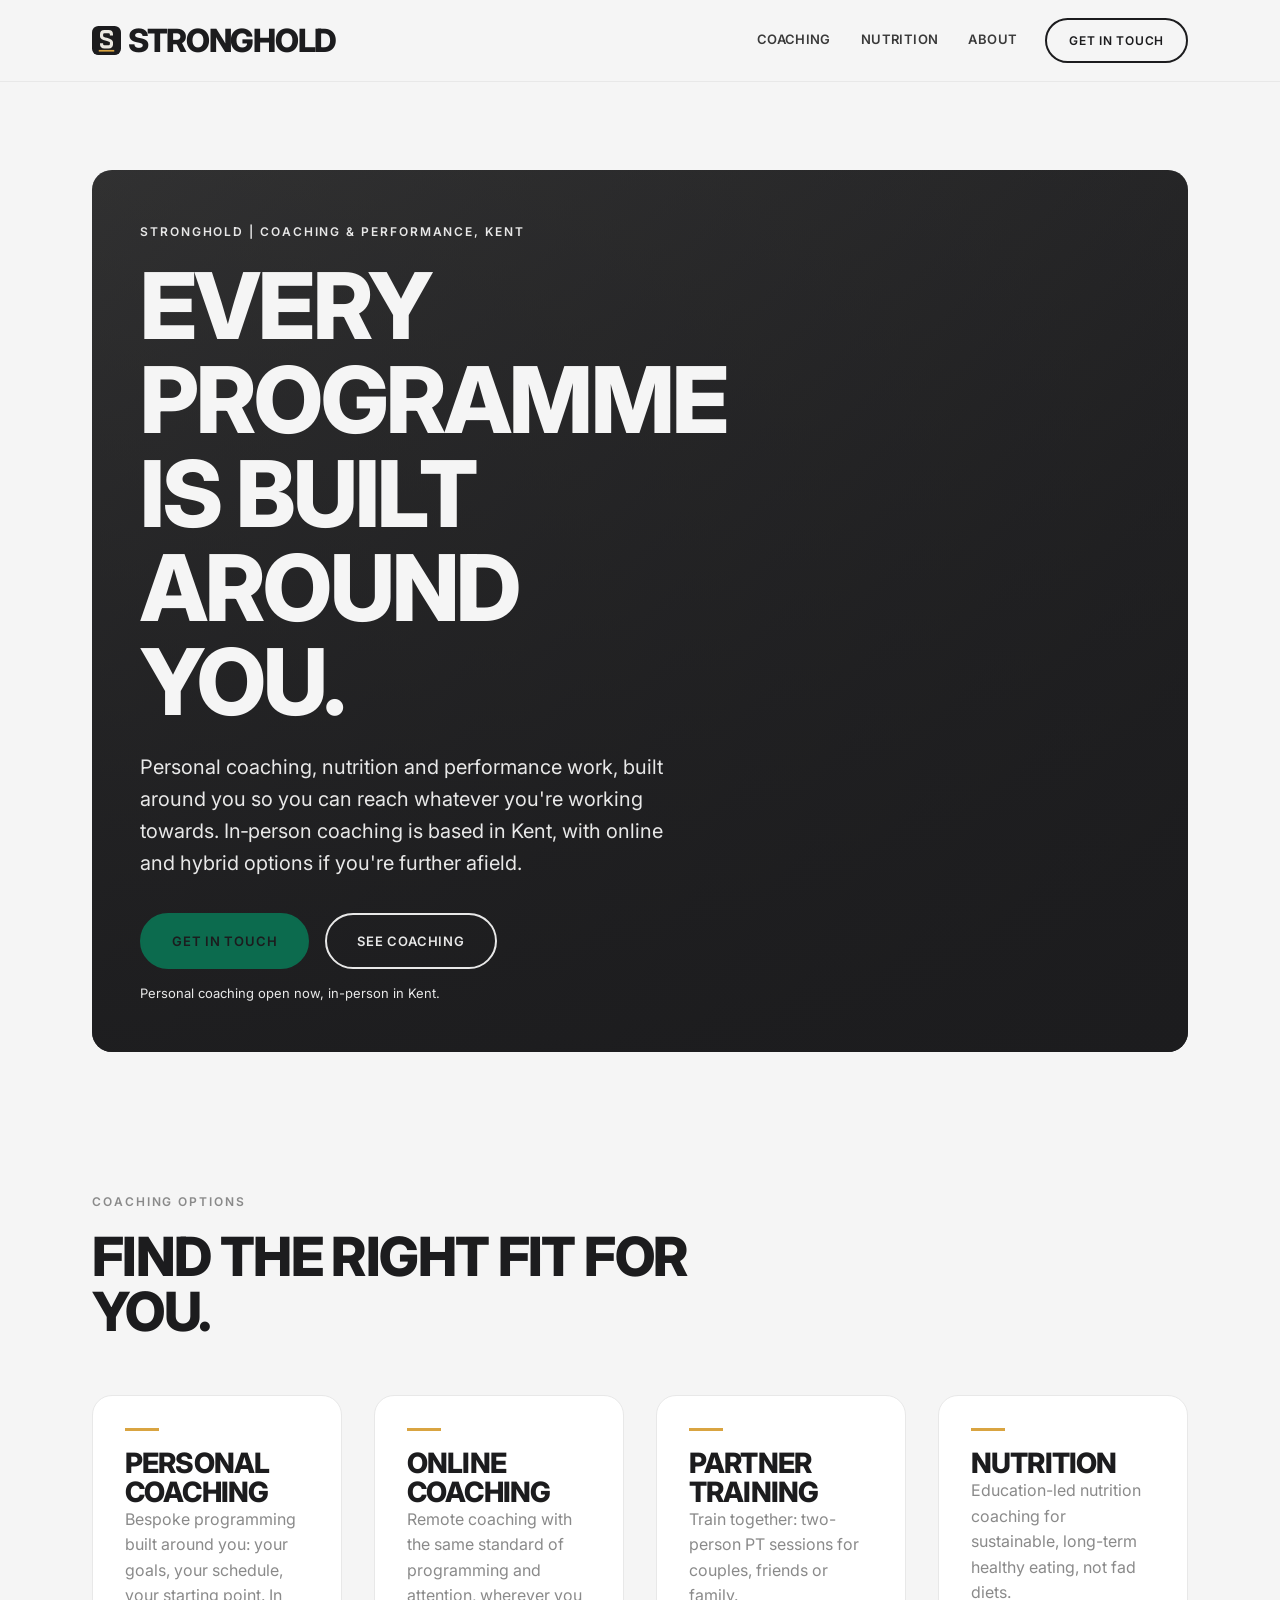
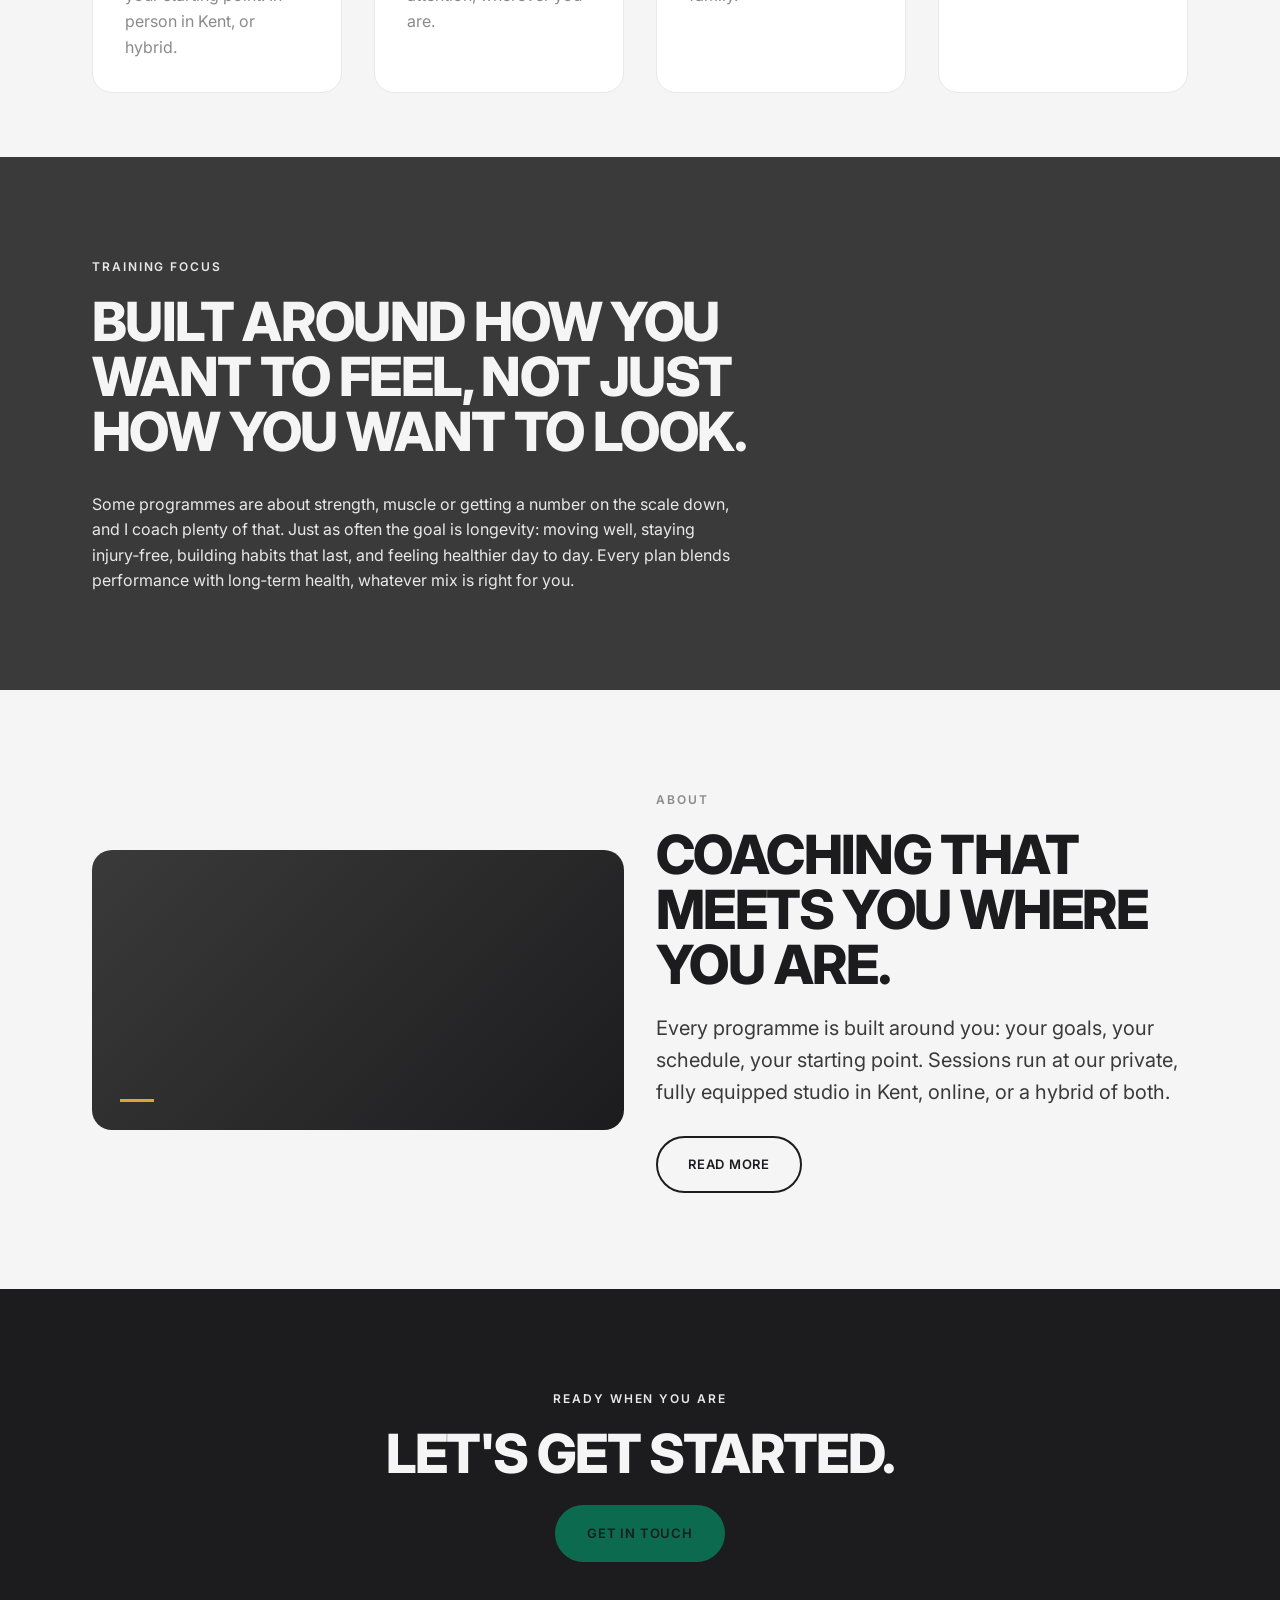
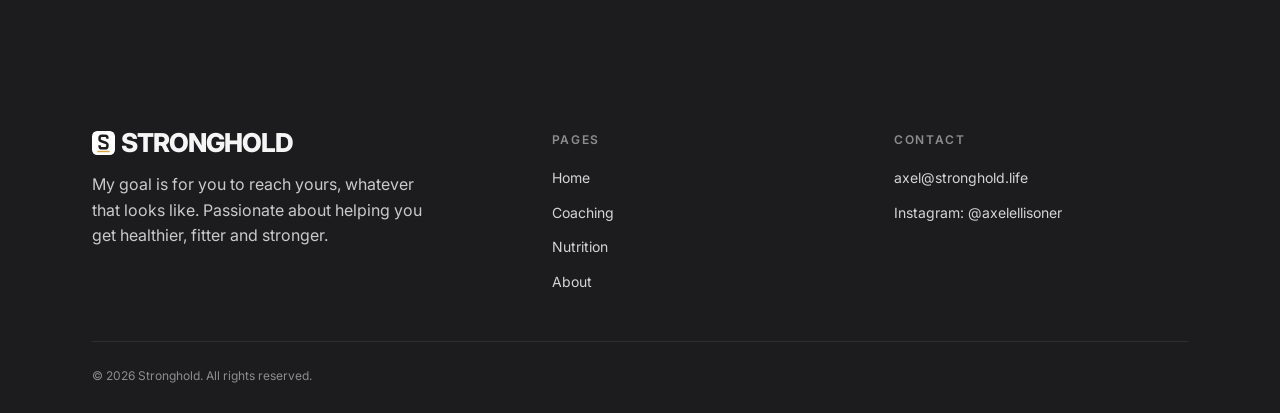
<file: index.html>
<!DOCTYPE html>
<html lang="en">
<head>
<meta charset="UTF-8">
<meta name="viewport" content="width=device-width, initial-scale=1.0">
<title>Stronghold | Home</title>
<meta name="description" content="Stronghold: personal coaching, nutrition and performance. Every programme built around you.">
<link rel="preconnect" href="https://fonts.googleapis.com">
  <link rel="preconnect" href="https://fonts.gstatic.com" crossorigin>
  <link href="https://fonts.googleapis.com/css2?family=Inter:wght@400;500;600;700;800&display=swap" rel="stylesheet">
  <link rel="icon" href="logo-mark.svg" type="image/svg+xml">
  <link rel="stylesheet" href="style.css">

</head>
<body>
<nav class="nav">
  <div class="nav-inner">
    <a href="index.html" class="logo"><img src="logo-mark.svg" alt="" class="logo-mark">STRONGHOLD</a>
    <div class="nav-links">
        <a href="personal-coaching.html">Coaching</a>
        <a href="nutrition.html">Nutrition</a>
        <a href="about.html">About</a>
        <a href="about.html#contact" class="btn btn-ghost nav-cta mobile-cta">Get in touch</a>
    </div>
    <a href="about.html#contact" class="btn btn-ghost nav-cta">Get in touch</a>
    <button class="nav-toggle" aria-label="Open menu" aria-expanded="false">
      <span></span><span></span><span></span>
    </button>
  </div>
</nav>

<section class="hero">
  <div class="wrap">
    <div class="hero-media hero-media--no-image">
      <div class="hero-media-inner">
        <div class="eyebrow on-dark">Stronghold | Coaching &amp; Performance, Kent</div>
        <h1>Every programme is built around you.</h1>
        <p class="lede">Personal coaching, nutrition and performance work, built around you so you can reach whatever you're working towards. In&#8209;person coaching is based in Kent, with online and hybrid options if you're further afield.</p>
        <div class="hero-ctas">
          <a href="about.html#contact" class="btn btn-primary">Get in touch</a>
          <a href="personal-coaching.html" class="btn btn-ghost on-dark">See coaching</a>
        </div>
        <p class="small" style="color:var(--sand); margin-top:14px;">Personal coaching open now, in-person in Kent.</p>
      </div>
    </div>
  </div>
</section>

<section class="section-tight">
  <div class="wrap">
    <div class="section-head">
      <div class="eyebrow">Coaching options</div>
      <h2>Find the right fit for you.</h2>
    </div>
    <div class="grid grid-4">
      <a href="personal-coaching.html#in-person" class="card">
        <div class="card-rule"></div>
        <h3>Personal Coaching</h3>
        <p>Bespoke programming built around you: your goals, your schedule, your starting point. In person in Kent, or hybrid.</p>
      </a>
      <a href="personal-coaching.html#online" class="card">
        <div class="card-rule"></div>
        <h3>Online Coaching</h3>
        <p>Remote coaching with the same standard of programming and attention, wherever you are.</p>
      </a>
      <a href="personal-coaching.html#partner" class="card">
        <div class="card-rule"></div>
        <h3>Partner Training</h3>
        <p>Train together: two-person PT sessions for couples, friends or family.</p>
      </a>
      <a href="nutrition.html" class="card">
        <div class="card-rule"></div>
        <h3>Nutrition</h3>
        <p>Education-led nutrition coaching for sustainable, long-term healthy eating, not fad diets.</p>
      </a>
    </div>
  </div>
</section>

<section class="section-stone">
  <div class="wrap">
    <div class="section-head" style="margin-bottom:32px;">
      <div class="eyebrow on-dark">Training focus</div>
      <h2>Built around how you want to feel, not just how you want to look.</h2>
    </div>
    <p style="max-width:640px;">Some programmes are about strength, muscle or getting a number on the scale down, and I coach plenty of that. Just as often the goal is longevity: moving well, staying injury&#8209;free, building habits that last, and feeling healthier day to day. Every plan blends performance with long&#8209;term health, whatever mix is right for you.</p>
  </div>
</section>

<section class="section">
  <div class="wrap grid grid-2" style="align-items:center;">
    <div class="img-placeholder" style="min-height:280px;"></div>
    <div>
      <div class="eyebrow">About</div>
      <h2 style="margin-bottom:20px;">Coaching that meets you where you are.</h2>
      <p class="lede" style="margin-bottom:28px;">Every programme is built around you: your goals, your schedule, your starting point. Sessions run at our private, fully equipped studio in Kent, online, or a hybrid of both.</p>
      <a href="about.html" class="btn btn-ghost">Read more</a>
    </div>
  </div>
</section>

<section class="section-dark">
  <div class="wrap center" style="max-width:640px; margin:0 auto;">
    <div class="eyebrow on-dark" style="justify-content:center;">Ready when you are</div>
    <h2 style="margin-bottom:24px;">Let's get started.</h2>
    <a href="about.html#contact" class="btn btn-primary on-dark">Get in touch</a>
  </div>
</section>

<footer class="footer">
  <div class="wrap">
    <div class="footer-grid">
      <div>
        <a href="index.html" class="logo"><img src="logo-mark-light.svg" alt="" class="logo-mark">STRONGHOLD</a>
        <p class="footer-statement">My goal is for you to reach yours, whatever that looks like. Passionate about helping you get healthier, fitter and stronger.</p>
      </div>
      <div>
        <div class="footer-heading">Pages</div>
        <div class="footer-links">
          <a href="index.html">Home</a>
          <a href="personal-coaching.html">Coaching</a>
          <a href="nutrition.html">Nutrition</a>
          <a href="about.html">About</a>
        </div>
      </div>
      <div>
        <div class="footer-heading">Contact</div>
        <div class="footer-links">
          <a href="mailto:axel@stronghold.life">axel@stronghold.life</a>
          <a href="https://instagram.com/axelellisoner" target="_blank" rel="noopener">Instagram: @axelellisoner</a>
        </div>
      </div>
    </div>
    <div class="footer-bottom">
      <span>&copy; 2026 Stronghold. All rights reserved.</span>
    </div>
  </div>
</footer>
<script src="script.js"></script>
</body>
</html>
</file>
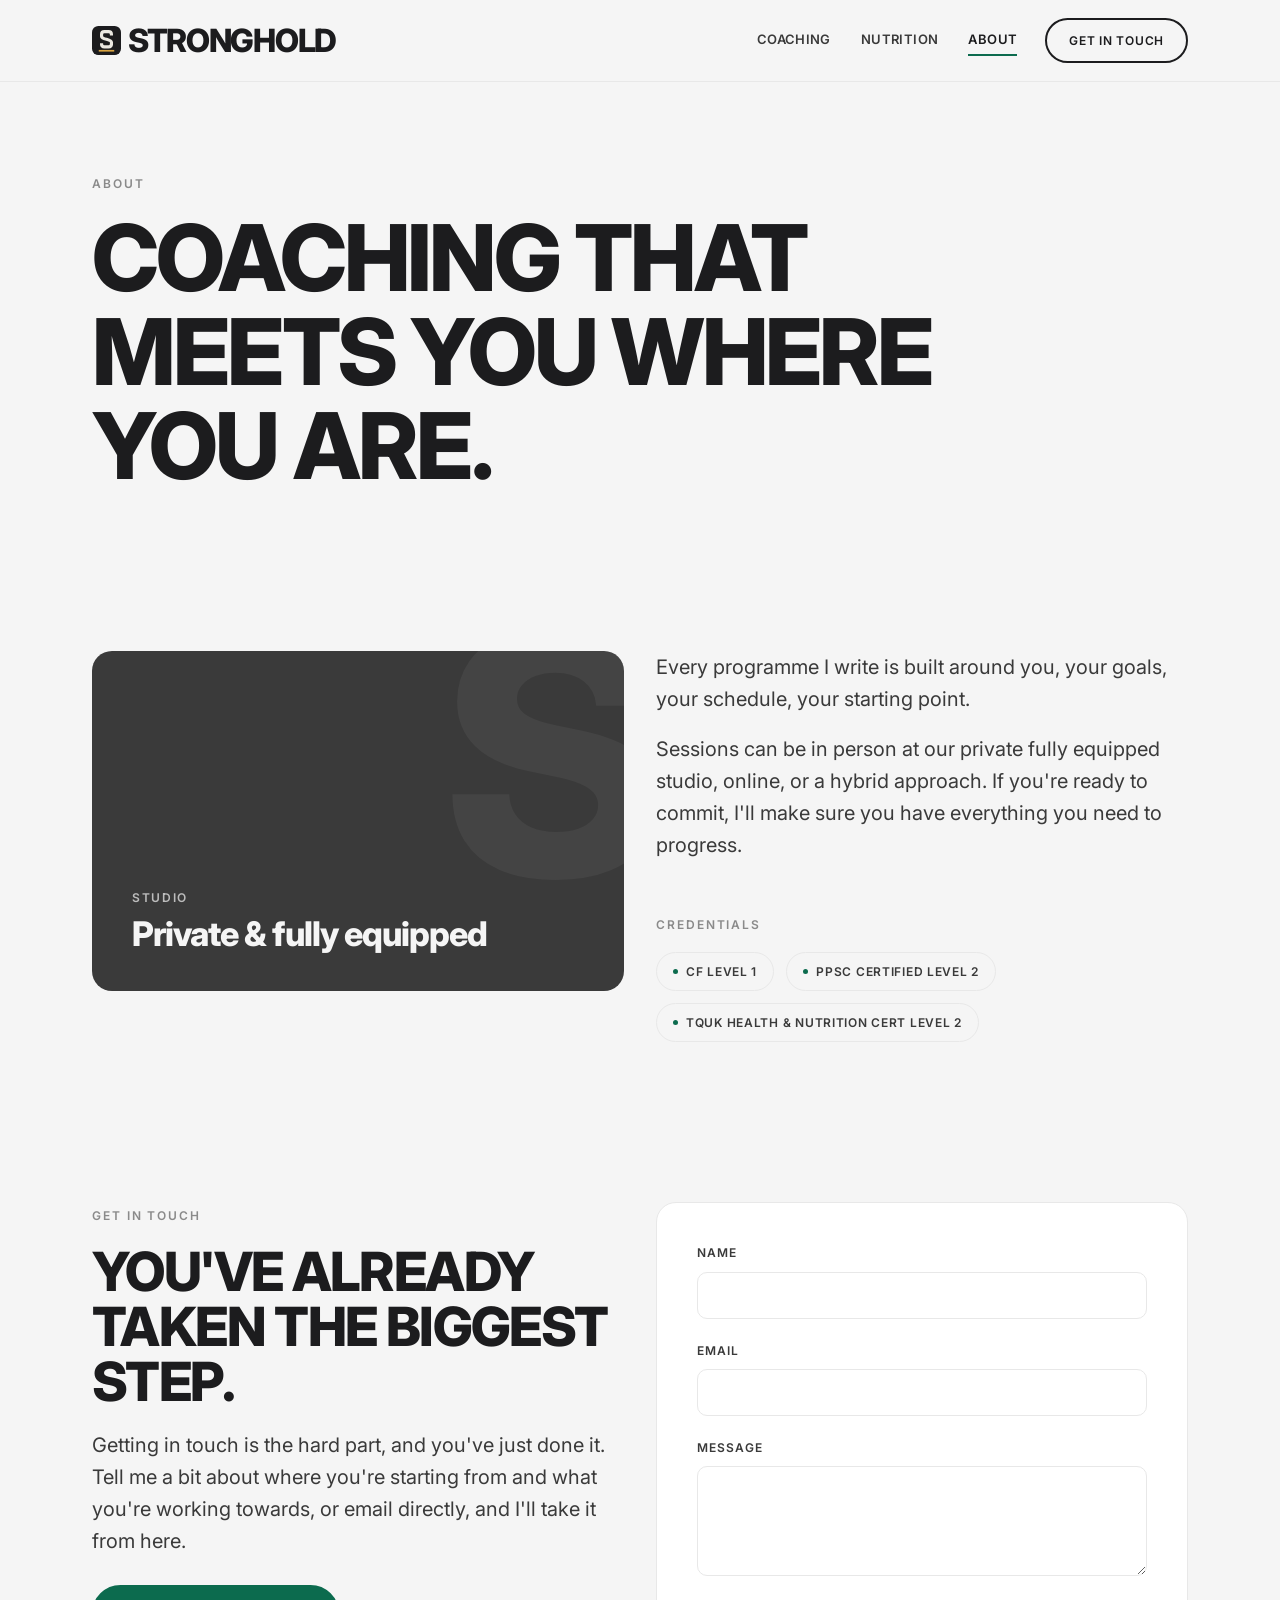
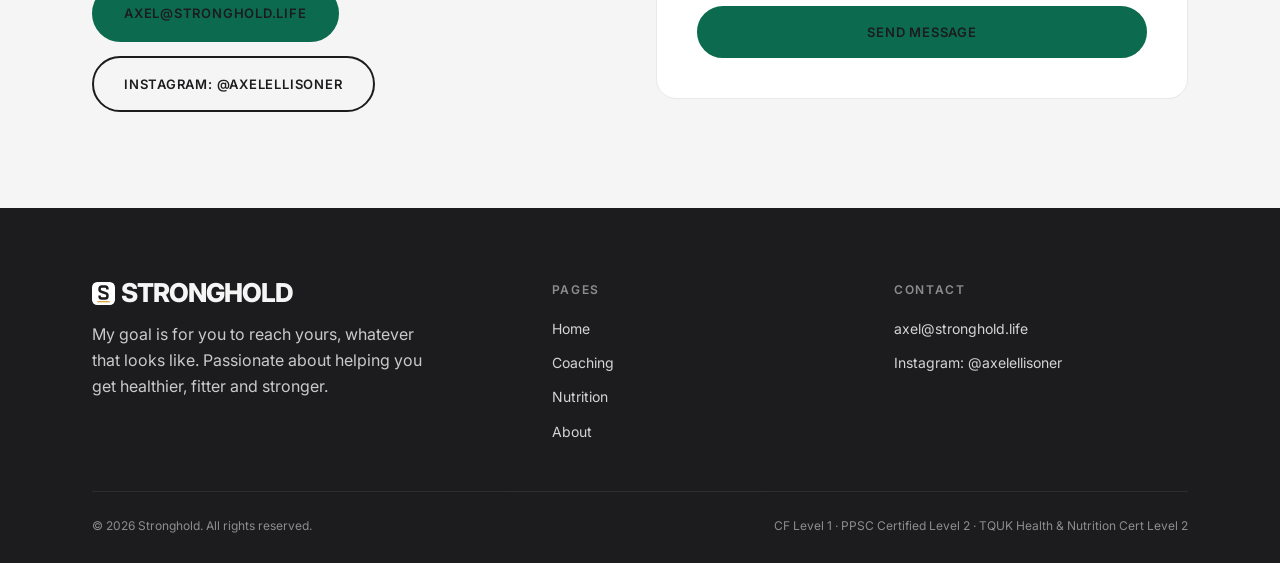
<file: about.html>
<!DOCTYPE html>
<html lang="en">
<head>
<meta charset="UTF-8">
<meta name="viewport" content="width=device-width, initial-scale=1.0">
<title>Stronghold | About</title>
<meta name="description" content="About Stronghold: coach credentials and contact details.">
<link rel="preconnect" href="https://fonts.googleapis.com">
  <link rel="preconnect" href="https://fonts.gstatic.com" crossorigin>
  <link href="https://fonts.googleapis.com/css2?family=Inter:wght@400;500;600;700;800&display=swap" rel="stylesheet">
  <link rel="icon" href="logo-mark.svg" type="image/svg+xml">
  <link rel="stylesheet" href="style.css">

</head>
<body>
<nav class="nav">
  <div class="nav-inner">
    <a href="index.html" class="logo"><img src="logo-mark.svg" alt="" class="logo-mark">STRONGHOLD</a>
    <div class="nav-links">
        <a href="personal-coaching.html">Coaching</a>
        <a href="nutrition.html">Nutrition</a>
        <a href="about.html" aria-current="page">About</a>
        <a href="about.html#contact" class="btn btn-ghost nav-cta mobile-cta">Get in touch</a>
    </div>
    <a href="about.html#contact" class="btn btn-ghost nav-cta">Get in touch</a>
    <button class="nav-toggle" aria-label="Open menu" aria-expanded="false">
      <span></span><span></span><span></span>
    </button>
  </div>
</nav>

<section class="hero section-tight">
  <div class="wrap">
    <div class="eyebrow">About</div>
    <h1 style="max-width:16ch;">Coaching that meets you where you are.</h1>
  </div>
</section>

<section class="section-tight">
  <div class="wrap grid grid-2" style="align-items:flex-start;">
    <div class="hero-panel" style="min-height:340px;">
      <div class="panel-label">Studio</div>
      <div class="panel-stat" style="font-size:34px;">Private &amp; fully equipped</div>
    </div>
    <div>
      <p class="lede" style="margin-bottom:18px;">Every programme I write is built around you, your goals, your schedule, your starting point.</p>
      <p class="lede" style="margin-bottom:18px;">Sessions can be in person at our private fully equipped studio, online, or a hybrid approach. If you're ready to commit, I'll make sure you have everything you need to progress.</p>
      <div class="eyebrow" style="margin-top:36px;">Credentials</div>
      <div class="tag-row">
        <span class="tag">CF Level 1</span>
        <span class="tag">PPSC Certified Level 2</span>
        <span class="tag">TQUK Health &amp; Nutrition Cert Level 2</span>
      </div>
    </div>
  </div>
</section>

<section class="section" id="contact">
  <div class="wrap grid grid-2" style="align-items:flex-start;">
    <div>
      <div class="eyebrow">Get in touch</div>
      <h2 style="margin-bottom:20px;">You've already taken the biggest step.</h2>
      <p class="lede" style="margin-bottom:28px;">Getting in touch is the hard part, and you've just done it. Tell me a bit about where you're starting from and what you're working towards, or email directly, and I'll take it from here.</p>
      <div style="display:flex; flex-direction:column; gap:14px;">
        <a href="mailto:axel@stronghold.life" class="btn btn-primary" style="width:fit-content;">axel@stronghold.life</a>
        <a href="https://instagram.com/axelellisoner" target="_blank" rel="noopener" class="btn btn-ghost" style="width:fit-content;">Instagram: @axelellisoner</a>
      </div>
    </div>
    <form class="form-card" data-mailto-to="axel@stronghold.life" data-mailto-subject="General enquiry: Stronghold" onsubmit="return strongholdMailtoSubmit(this)">
      <div class="field">
        <label for="ab-name">Name</label>
        <input id="ab-name" type="text" data-field="Name" required>
      </div>
      <div class="field">
        <label for="ab-email">Email</label>
        <input id="ab-email" type="email" data-field="Email" required>
      </div>
      <div class="field">
        <label for="ab-message">Message</label>
        <textarea id="ab-message" data-field="Message" required></textarea>
      </div>
      <button type="submit" class="btn btn-primary btn-block">Send message</button>
      <div class="form-status"></div>
    </form>
  </div>
</section>

<footer class="footer">
  <div class="wrap">
    <div class="footer-grid">
      <div>
        <a href="index.html" class="logo"><img src="logo-mark-light.svg" alt="" class="logo-mark">STRONGHOLD</a>
        <p class="footer-statement">My goal is for you to reach yours, whatever that looks like. Passionate about helping you get healthier, fitter and stronger.</p>
      </div>
      <div>
        <div class="footer-heading">Pages</div>
        <div class="footer-links">
          <a href="index.html">Home</a>
          <a href="personal-coaching.html">Coaching</a>
          <a href="nutrition.html">Nutrition</a>
          <a href="about.html">About</a>
        </div>
      </div>
      <div>
        <div class="footer-heading">Contact</div>
        <div class="footer-links">
          <a href="mailto:axel@stronghold.life">axel@stronghold.life</a>
          <a href="https://instagram.com/axelellisoner" target="_blank" rel="noopener">Instagram: @axelellisoner</a>
        </div>
      </div>
    </div>
    <div class="footer-bottom">
      <span>&copy; 2026 Stronghold. All rights reserved.</span>
      <span>CF Level 1 &middot; PPSC Certified Level 2 &middot; TQUK Health &amp; Nutrition Cert Level 2</span>
    </div>
  </div>
</footer>
<script src="script.js"></script>
</body>
</html>
</file>
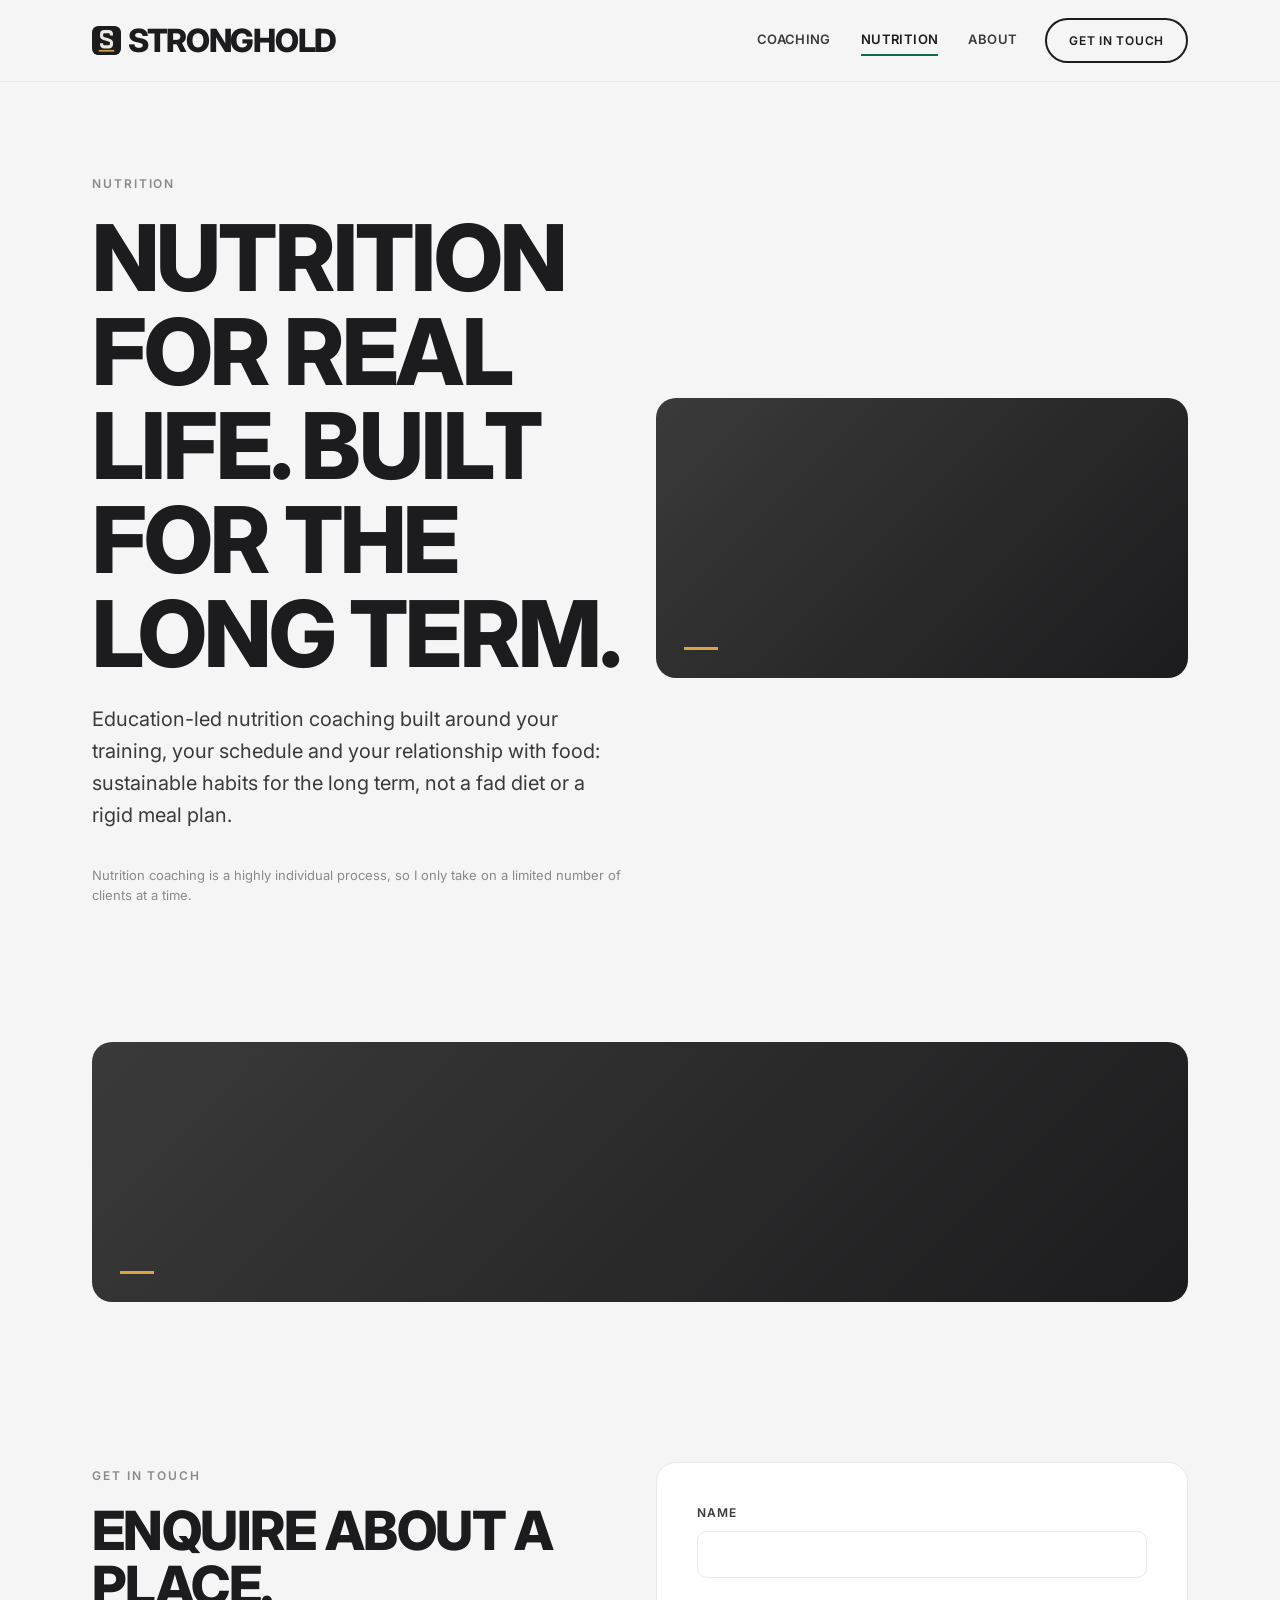
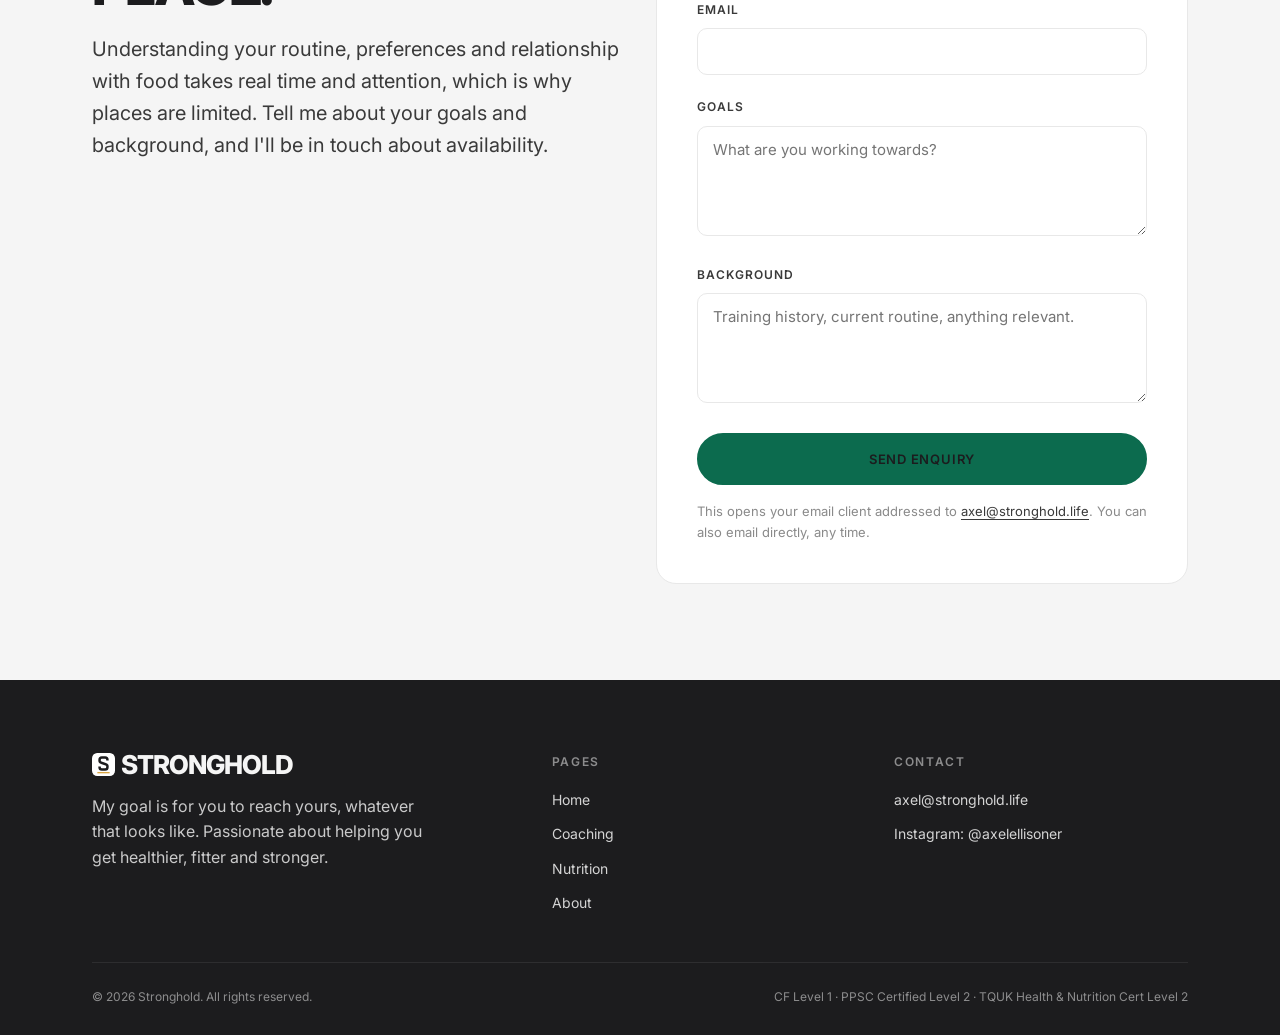
<file: nutrition.html>
<!DOCTYPE html>
<html lang="en">
<head>
<meta charset="UTF-8">
<meta name="viewport" content="width=device-width, initial-scale=1.0">
<title>Stronghold | Nutrition</title>
<meta name="description" content="Nutrition coaching at Stronghold: currently on a waiting list, handled case by case.">
<link rel="preconnect" href="https://fonts.googleapis.com">
  <link rel="preconnect" href="https://fonts.gstatic.com" crossorigin>
  <link href="https://fonts.googleapis.com/css2?family=Inter:wght@400;500;600;700;800&display=swap" rel="stylesheet">
  <link rel="icon" href="logo-mark.svg" type="image/svg+xml">
  <link rel="stylesheet" href="style.css">

</head>
<body>
<nav class="nav">
  <div class="nav-inner">
    <a href="index.html" class="logo"><img src="logo-mark.svg" alt="" class="logo-mark">STRONGHOLD</a>
    <div class="nav-links">
        <a href="personal-coaching.html">Coaching</a>
        <a href="nutrition.html" aria-current="page">Nutrition</a>
        <a href="about.html">About</a>
        <a href="about.html#contact" class="btn btn-ghost nav-cta mobile-cta">Get in touch</a>
    </div>
    <a href="about.html#contact" class="btn btn-ghost nav-cta">Get in touch</a>
    <button class="nav-toggle" aria-label="Open menu" aria-expanded="false">
      <span></span><span></span><span></span>
    </button>
  </div>
</nav>

<section class="hero section-tight">
  <div class="wrap grid grid-2" style="align-items:center;">
    <div>
      <div class="eyebrow">Nutrition</div>
      <h1 style="max-width:16ch;">Nutrition for real life. Built for the long term.</h1>
      <p class="lede">Education-led nutrition coaching built around your training, your schedule and your relationship with food: sustainable habits for the long term, not a fad diet or a rigid meal plan.</p>
      <p class="small" style="color:var(--grey); margin-top:16px;">Nutrition coaching is a highly individual process, so I only take on a limited number of clients at a time.</p>
    </div>
    <div class="img-placeholder" style="min-height:280px;"></div>
  </div>
</section>

<section class="section-tight">
  <div class="wrap">
    <div class="img-placeholder" style="min-height:260px;"></div>
  </div>
</section>

<section class="section">
  <div class="wrap grid grid-2" style="align-items:flex-start;">
    <div>
      <div class="eyebrow">Get in touch</div>
      <h2 style="margin-bottom:20px;">Enquire about a place.</h2>
      <p class="lede">Understanding your routine, preferences and relationship with food takes real time and attention, which is why places are limited. Tell me about your goals and background, and I'll be in touch about availability.</p>
    </div>
    <form class="form-card" data-mailto-to="axel@stronghold.life" data-mailto-subject="Nutrition enquiry" onsubmit="return strongholdMailtoSubmit(this)">
      <div class="field">
        <label for="nu-name">Name</label>
        <input id="nu-name" type="text" data-field="Name" required>
      </div>
      <div class="field">
        <label for="nu-email">Email</label>
        <input id="nu-email" type="email" data-field="Email" required>
      </div>
      <div class="field">
        <label for="nu-goals">Goals</label>
        <textarea id="nu-goals" data-field="Goals" placeholder="What are you working towards?" required></textarea>
      </div>
      <div class="field">
        <label for="nu-background">Background</label>
        <textarea id="nu-background" data-field="Background" placeholder="Training history, current routine, anything relevant."></textarea>
      </div>
      <button type="submit" class="btn btn-primary btn-block">Send enquiry</button>
      <div class="form-status"></div>
      <p class="form-note">This opens your email client addressed to <a href="mailto:axel@stronghold.life">axel@stronghold.life</a>. You can also email directly, any time.</p>
    </form>
  </div>
</section>

<footer class="footer">
  <div class="wrap">
    <div class="footer-grid">
      <div>
        <a href="index.html" class="logo"><img src="logo-mark-light.svg" alt="" class="logo-mark">STRONGHOLD</a>
        <p class="footer-statement">My goal is for you to reach yours, whatever that looks like. Passionate about helping you get healthier, fitter and stronger.</p>
      </div>
      <div>
        <div class="footer-heading">Pages</div>
        <div class="footer-links">
          <a href="index.html">Home</a>
          <a href="personal-coaching.html">Coaching</a>
          <a href="nutrition.html">Nutrition</a>
          <a href="about.html">About</a>
        </div>
      </div>
      <div>
        <div class="footer-heading">Contact</div>
        <div class="footer-links">
          <a href="mailto:axel@stronghold.life">axel@stronghold.life</a>
          <a href="https://instagram.com/axelellisoner" target="_blank" rel="noopener">Instagram: @axelellisoner</a>
        </div>
      </div>
    </div>
    <div class="footer-bottom">
      <span>&copy; 2026 Stronghold. All rights reserved.</span>
      <span>CF Level 1 &middot; PPSC Certified Level 2 &middot; TQUK Health &amp; Nutrition Cert Level 2</span>
    </div>
  </div>
</footer>
<script src="script.js"></script>
</body>
</html>
</file>
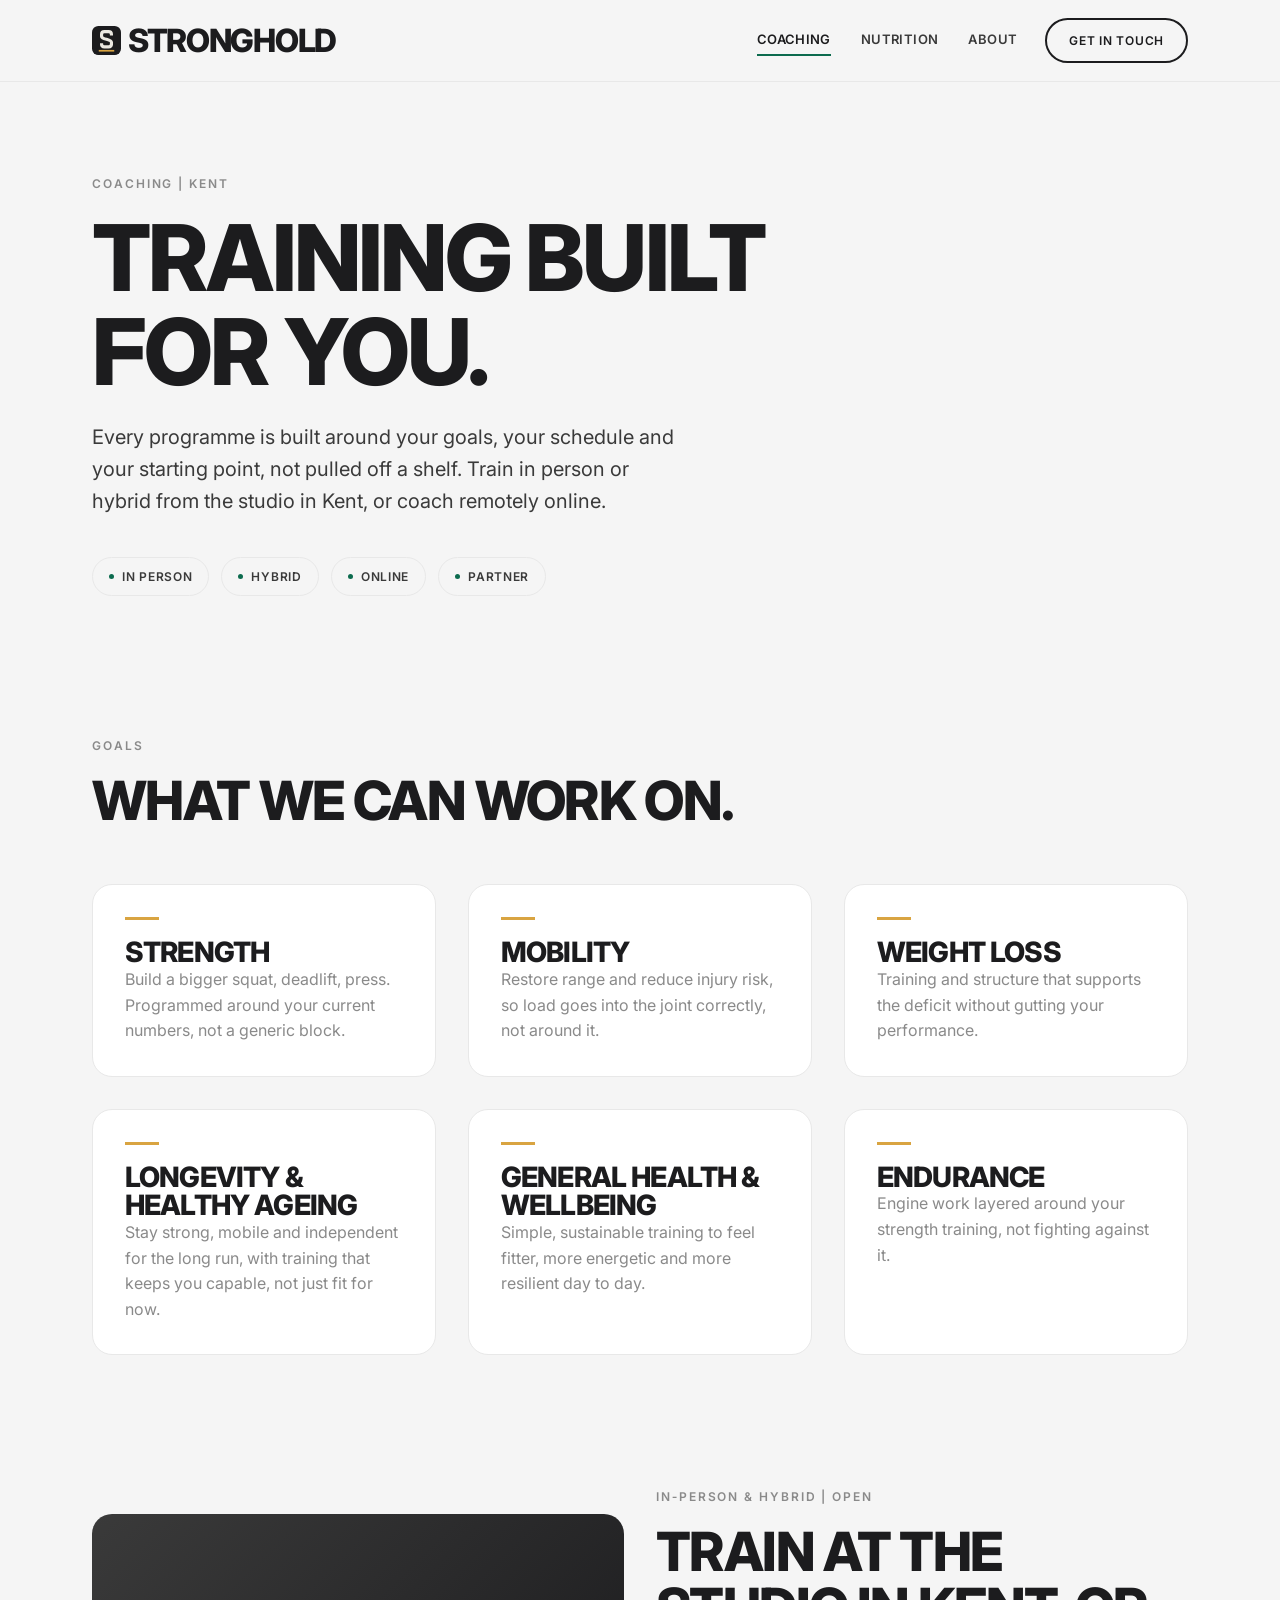
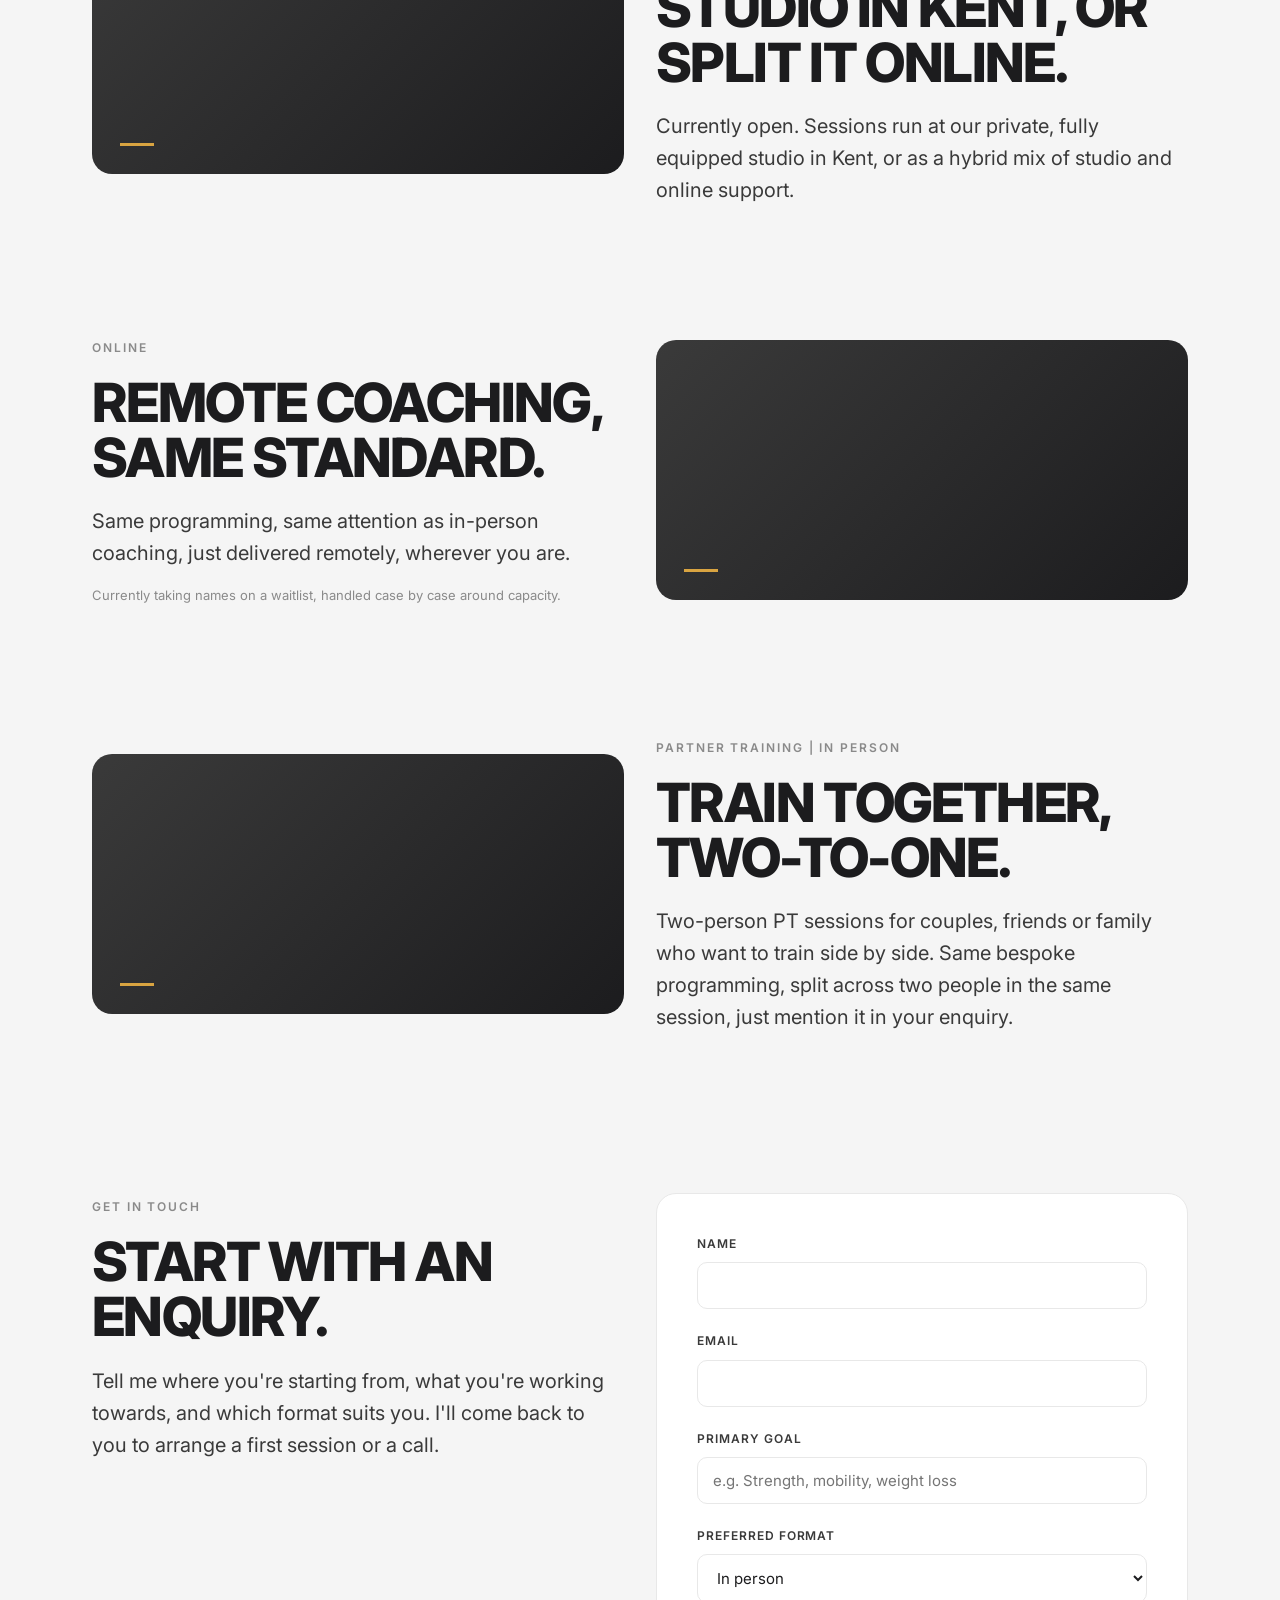
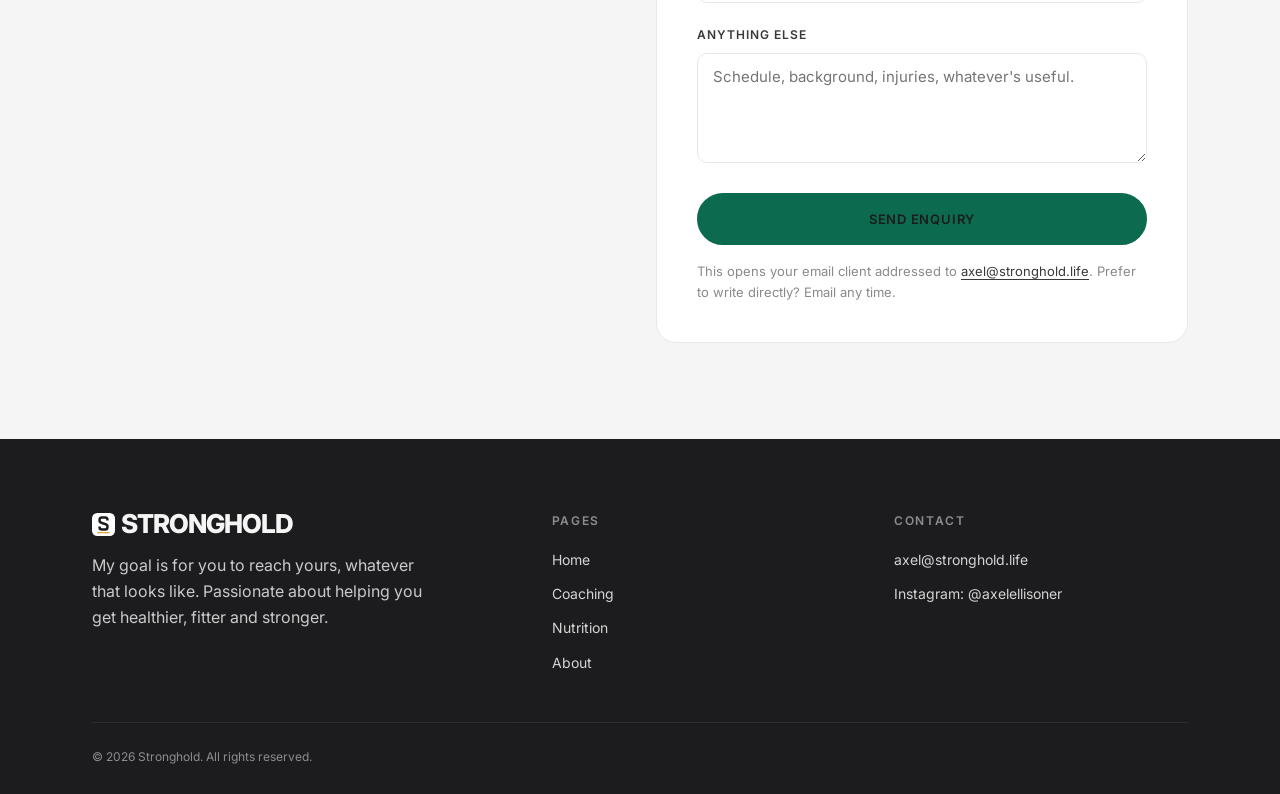
<file: personal-coaching.html>
<!DOCTYPE html>
<html lang="en">
<head>
<meta charset="UTF-8">
<meta name="viewport" content="width=device-width, initial-scale=1.0">
<title>Stronghold | Coaching</title>
<meta name="description" content="Coaching at Stronghold: personal training in Kent, hybrid and online options. Bespoke programming, no templates.">
<link rel="preconnect" href="https://fonts.googleapis.com">
  <link rel="preconnect" href="https://fonts.gstatic.com" crossorigin>
  <link href="https://fonts.googleapis.com/css2?family=Inter:wght@400;500;600;700;800&display=swap" rel="stylesheet">
  <link rel="icon" href="logo-mark.svg" type="image/svg+xml">
  <link rel="stylesheet" href="style.css">

</head>
<body>
<nav class="nav">
  <div class="nav-inner">
    <a href="index.html" class="logo"><img src="logo-mark.svg" alt="" class="logo-mark">STRONGHOLD</a>
    <div class="nav-links">
        <a href="personal-coaching.html" aria-current="page">Coaching</a>
        <a href="nutrition.html">Nutrition</a>
        <a href="about.html">About</a>
        <a href="about.html#contact" class="btn btn-ghost nav-cta mobile-cta">Get in touch</a>
    </div>
    <a href="about.html#contact" class="btn btn-ghost nav-cta">Get in touch</a>
    <button class="nav-toggle" aria-label="Open menu" aria-expanded="false">
      <span></span><span></span><span></span>
    </button>
  </div>
</nav>

<section class="hero section-tight">
  <div class="wrap">
    <div class="eyebrow">Coaching | Kent</div>
    <h1 style="max-width:14ch;">Training built for you.</h1>
    <p class="lede">Every programme is built around your goals, your schedule and your starting point, not pulled off a shelf. Train in person or hybrid from the studio in Kent, or coach remotely online.</p>
    <div class="tag-row mt-40">
      <span class="tag">In person</span>
      <span class="tag">Hybrid</span>
      <span class="tag">Online</span>
      <span class="tag">Partner</span>
    </div>
  </div>
</section>

<section class="section-tight">
  <div class="wrap">
    <div class="section-head">
      <div class="eyebrow">Goals</div>
      <h2>What we can work on.</h2>
    </div>
    <div class="grid grid-3">
      <div class="card">
        <div class="card-rule"></div>
        <h3>Strength</h3>
        <p>Build a bigger squat, deadlift, press. Programmed around your current numbers, not a generic block.</p>
      </div>
      <div class="card">
        <div class="card-rule"></div>
        <h3>Mobility</h3>
        <p>Restore range and reduce injury risk, so load goes into the joint correctly, not around it.</p>
      </div>
      <div class="card">
        <div class="card-rule"></div>
        <h3>Weight loss</h3>
        <p>Training and structure that supports the deficit without gutting your performance.</p>
      </div>
      <div class="card">
        <div class="card-rule"></div>
        <h3>Longevity &amp; healthy ageing</h3>
        <p>Stay strong, mobile and independent for the long run, with training that keeps you capable, not just fit for now.</p>
      </div>
      <div class="card">
        <div class="card-rule"></div>
        <h3>General health &amp; wellbeing</h3>
        <p>Simple, sustainable training to feel fitter, more energetic and more resilient day to day.</p>
      </div>
      <div class="card">
        <div class="card-rule"></div>
        <h3>Endurance</h3>
        <p>Engine work layered around your strength training, not fighting against it.</p>
      </div>
    </div>
  </div>
</section>

<section class="section-tight" id="in-person">
  <div class="wrap grid grid-2" style="align-items:center;">
    <div class="img-placeholder" style="min-height:260px;"></div>
    <div>
      <div class="eyebrow">In&#8209;Person &amp; Hybrid | Open</div>
      <h2 style="margin-bottom:20px;">Train at the studio in Kent, or split it online.</h2>
      <p class="lede">Currently open. Sessions run at our private, fully equipped studio in Kent, or as a hybrid mix of studio and online support.</p>
    </div>
  </div>
</section>

<section class="section-tight" id="online">
  <div class="wrap grid grid-2" style="align-items:center;">
    <div>
      <div class="eyebrow">Online</div>
      <h2 style="margin-bottom:20px;">Remote coaching, same standard.</h2>
      <p class="lede">Same programming, same attention as in-person coaching, just delivered remotely, wherever you are.</p>
      <p class="small" style="color:var(--grey); margin-top:14px;">Currently taking names on a waitlist, handled case by case around capacity.</p>
    </div>
    <div class="img-placeholder" style="min-height:260px;"></div>
  </div>
</section>

<section class="section-tight" id="partner">
  <div class="wrap grid grid-2" style="align-items:center;">
    <div class="img-placeholder" style="min-height:260px;"></div>
    <div>
      <div class="eyebrow">Partner Training | In Person</div>
      <h2 style="margin-bottom:20px;">Train together, two-to-one.</h2>
      <p class="lede">Two-person PT sessions for couples, friends or family who want to train side by side. Same bespoke programming, split across two people in the same session, just mention it in your enquiry.</p>
    </div>
  </div>
</section>

<section class="section" id="enquire">
  <div class="wrap grid grid-2" style="align-items:flex-start;">
    <div>
      <div class="eyebrow">Get in touch</div>
      <h2 style="margin-bottom:20px;">Start with an enquiry.</h2>
      <p class="lede">Tell me where you're starting from, what you're working towards, and which format suits you. I'll come back to you to arrange a first session or a call.</p>
    </div>
    <form class="form-card" data-mailto-to="axel@stronghold.life" data-mailto-subject="Coaching enquiry" onsubmit="return strongholdMailtoSubmit(this)">
      <div class="field">
        <label for="pc-name">Name</label>
        <input id="pc-name" type="text" data-field="Name" required>
      </div>
      <div class="field">
        <label for="pc-email">Email</label>
        <input id="pc-email" type="email" data-field="Email" required>
      </div>
      <div class="field">
        <label for="pc-goal">Primary goal</label>
        <input id="pc-goal" type="text" data-field="Primary goal" placeholder="e.g. Strength, mobility, weight loss" required>
      </div>
      <div class="field">
        <label for="pc-format">Preferred format</label>
        <select id="pc-format" data-field="Preferred format">
          <option>In person</option>
          <option>Hybrid</option>
          <option>Online</option>
          <option>Partner session</option>
        </select>
      </div>
      <div class="field">
        <label for="pc-message">Anything else</label>
        <textarea id="pc-message" data-field="Message" placeholder="Schedule, background, injuries, whatever's useful."></textarea>
      </div>
      <button type="submit" class="btn btn-primary btn-block">Send enquiry</button>
      <div class="form-status"></div>
      <p class="form-note">This opens your email client addressed to <a href="mailto:axel@stronghold.life">axel@stronghold.life</a>. Prefer to write directly? Email any time.</p>
    </form>
  </div>
</section>

<footer class="footer">
  <div class="wrap">
    <div class="footer-grid">
      <div>
        <a href="index.html" class="logo"><img src="logo-mark-light.svg" alt="" class="logo-mark">STRONGHOLD</a>
        <p class="footer-statement">My goal is for you to reach yours, whatever that looks like. Passionate about helping you get healthier, fitter and stronger.</p>
      </div>
      <div>
        <div class="footer-heading">Pages</div>
        <div class="footer-links">
          <a href="index.html">Home</a>
          <a href="personal-coaching.html">Coaching</a>
          <a href="nutrition.html">Nutrition</a>
          <a href="about.html">About</a>
        </div>
      </div>
      <div>
        <div class="footer-heading">Contact</div>
        <div class="footer-links">
          <a href="mailto:axel@stronghold.life">axel@stronghold.life</a>
          <a href="https://instagram.com/axelellisoner" target="_blank" rel="noopener">Instagram: @axelellisoner</a>
        </div>
      </div>
    </div>
    <div class="footer-bottom">
      <span>&copy; 2026 Stronghold. All rights reserved.</span>
    </div>
  </div>
</footer>
<script src="script.js"></script>
</body>
</html>
</file>
<file: style.css>
/* ============================================================
   STRONGHOLD: shared stylesheet
   Light scheme. Inter throughout (display + body), matching
   the Stronghold Coach app. Palette matches the app and logo mark.
   ============================================================ */

:root{
  --bg:      #F5F5F5; /* background, app paper */
  --accent:  #0C6B4E; /* app accent green, buttons, links, highlights */
  --gold:    #D9A441; /* logo-mark gold, brand accents only */
  --pitch:   #1C1C1E; /* near-black, matches logo-mark background */
  --stone:   #3A3A3A; /* body ink */
  --grey:    #8A8A8A; /* muted secondary text */
  --sand:    #E8E8E8; /* borders / hairlines, and text on dark surfaces */
  --white:   #FFFFFF;

  --radius-cta: 999px;
  --radius-input: 10px;
  --radius-card: 20px;

  --container: 1160px;
  --gutter: 32px;
}

*, *::before, *::after{ box-sizing: border-box; }
html{ scroll-behavior: smooth; }
html, body{ margin:0; padding:0; }

body{
  background: var(--bg);
  color: var(--stone);
  font-family: 'Inter', sans-serif;
  font-weight: 400;
  font-size: 16px;
  line-height: 1.6;
  -webkit-font-smoothing: antialiased;
}

img{ max-width:100%; display:block; }
a{ color: inherit; text-decoration: none; }

.wrap{
  max-width: var(--container);
  margin: 0 auto;
  padding: 0 var(--gutter);
}

@media (prefers-reduced-motion: reduce){
  *{ animation-duration: 0.001ms !important; animation-iteration-count: 1 !important; transition-duration: 0.001ms !important; scroll-behavior: auto !important; }
}

:focus-visible{
  outline: 2px solid var(--pitch);
  outline-offset: 3px;
}

/* ---------- Type ---------- */

h1, h2, h3, h4,
.display{
  font-family: 'Inter', sans-serif;
  font-weight: 800;
  color: var(--pitch);
  line-height: 1.02;
  letter-spacing: -0.03em;
  margin: 0;
  text-transform: uppercase;
}

h1{ font-size: clamp(44px, 7.2vw, 92px); }
h2{ font-size: clamp(32px, 4.4vw, 54px); }
h3{ font-size: clamp(22px, 2.4vw, 28px); }

p{ margin: 0 0 16px; color: var(--grey); }
p:last-child{ margin-bottom: 0; }

.lede{
  font-size: clamp(17px, 1.6vw, 20px);
  color: var(--stone);
  max-width: 46ch;
}

.eyebrow{
  display: inline-flex;
  align-items: center;
  gap: 10px;
  font-family: 'Inter', sans-serif;
  font-weight: 600;
  font-size: 12px;
  letter-spacing: 0.16em;
  text-transform: uppercase;
  color: var(--grey);
  margin-bottom: 18px;
}

.eyebrow.on-dark{ color: var(--sand); }

/* ---------- Buttons ---------- */

.btn{
  display: inline-flex;
  align-items: center;
  justify-content: center;
  gap: 10px;
  font-family: 'Inter', sans-serif;
  font-weight: 600;
  font-size: 13px;
  letter-spacing: 0.06em;
  text-transform: uppercase;
  padding: 16px 30px;
  border-radius: var(--radius-cta);
  border: 2px solid transparent;
  cursor: pointer;
  transition: background 0.15s ease, color 0.15s ease, border-color 0.15s ease;
  white-space: nowrap;
}

.btn-primary{
  background: var(--accent);
  border-color: var(--accent);
  color: var(--pitch);
}
.btn-primary:hover{ background: transparent; border-color: var(--pitch); color: var(--pitch); }
.btn-primary.on-dark:hover{ border-color: var(--sand); color: var(--sand); }

.btn-ghost{
  background: transparent;
  border-color: var(--pitch);
  color: var(--pitch);
}
.btn-ghost:hover{ background: var(--pitch); color: var(--bg); }

.btn-ghost.on-dark{ border-color: var(--sand); color: var(--sand); }
.btn-ghost.on-dark:hover{ background: var(--sand); color: var(--stone); }

.btn-block{ width: 100%; }

/* ---------- Nav ---------- */

.nav{
  position: sticky;
  top: 0;
  z-index: 100;
  background: rgba(245,245,245,0.92);
  backdrop-filter: blur(8px);
  border-bottom: 1px solid var(--sand);
}

.nav-inner{
  max-width: var(--container);
  margin: 0 auto;
  padding: 18px var(--gutter);
  display: flex;
  align-items: center;
  gap: 28px;
}

.logo{
  display: inline-flex;
  align-items: center;
  gap: 0.22em;
  font-family: 'Inter', sans-serif;
  font-weight: 800;
  font-size: 26px;
  line-height: 1;
  letter-spacing: -0.04em;
  color: var(--pitch);
  margin-right: auto;
}

.nav .logo{ font-size: 32px; }

.logo-mark{
  width: 0.9em;
  height: 0.9em;
  border-radius: 22%;
  flex: none;
}

.nav-links{
  display: flex;
  align-items: center;
  gap: 30px;
}

.nav-links a{
  font-size: 13px;
  font-weight: 600;
  letter-spacing: 0.03em;
  text-transform: uppercase;
  color: var(--stone);
  padding: 4px 0;
  border-bottom: 2px solid transparent;
  transition: color 0.15s ease, border-color 0.15s ease;
}
.nav-links a:hover,
.nav-links a[aria-current="page"]{
  color: var(--pitch);
  border-color: var(--accent);
}

.nav-cta{ padding: 11px 22px; font-size: 12px; flex: none; }
.mobile-cta{ display: none; }

.nav-toggle{
  display: none;
  width: 34px; height: 34px;
  border: none;
  background: transparent;
  cursor: pointer;
  position: relative;
  flex: none;
}
.nav-toggle span{
  position: absolute; left: 5px; right: 5px; height: 2px;
  background: var(--pitch);
  transition: transform 0.2s ease, opacity 0.2s ease, top 0.2s ease;
}
.nav-toggle span:nth-child(1){ top: 11px; }
.nav-toggle span:nth-child(2){ top: 17px; }
.nav-toggle span:nth-child(3){ top: 23px; }
.nav.open .nav-toggle span:nth-child(1){ top: 17px; transform: rotate(45deg); }
.nav.open .nav-toggle span:nth-child(2){ opacity: 0; }
.nav.open .nav-toggle span:nth-child(3){ top: 17px; transform: rotate(-45deg); }

@media (max-width: 860px){
  .nav-links{
    position: fixed;
    top: 65px; left: 0; right: 0; bottom: 0;
    background: var(--bg);
    flex-direction: column;
    align-items: flex-start;
    padding: 36px var(--gutter);
    gap: 26px;
    transform: translateX(100%);
    transition: transform 0.25s ease;
    overflow-y: auto;
  }
  .nav-links a{ font-size: 20px; font-family:'Inter',sans-serif; font-weight:800; letter-spacing:-0.02em; }
  .nav.open .nav-links{ transform: translateX(0); }
  .nav-toggle{ display: block; }
  .nav-cta{ display: none; }
  .nav.open .nav-cta.mobile-cta{
    display: inline-flex; margin-top: 6px;
  }
}

/* ---------- Sections / layout ---------- */

.section{ padding: 96px 0; }
.section-tight{ padding: 64px 0; }

.section-dark{ padding: 96px 0; background: var(--pitch); color: var(--sand); }
.section-dark h1, .section-dark h2, .section-dark h3{ color: var(--bg); }
.section-dark p{ color: var(--sand); }

.section-stone{ padding: 96px 0; background: var(--stone); color: var(--sand); }
.section-stone h1, .section-stone h2, .section-stone h3{ color: var(--bg); }
.section-stone p{ color: var(--sand); }

.grid{ display: grid; gap: var(--gutter); }
.grid-2{ grid-template-columns: 1fr 1fr; }
.grid-3{ grid-template-columns: repeat(3, 1fr); }
.grid-4{ grid-template-columns: repeat(4, 1fr); }

@media (max-width: 860px){
  .grid-2, .grid-3, .grid-4{ grid-template-columns: 1fr; }
}

.hairline{ border: none; border-top: 1px solid var(--sand); margin: 0; }
.hairline.on-dark{ border-top-color: rgba(245,245,245,0.18); }

/* ---------- Cards ---------- */

.card{
  background: var(--white);
  border: 1px solid var(--sand);
  border-radius: var(--radius-card);
  padding: 32px;
}

.card-flush{ padding: 0; overflow: hidden; }

.card-dark{
  background: var(--stone);
  border-color: var(--stone);
  color: var(--sand);
}
.card-dark h3{ color: var(--bg); }
.card-dark p{ color: var(--sand); }

.card-rule{
  width: 34px; height: 3px;
  background: var(--gold);
  margin-bottom: 18px;
}

/* ---------- Tags / pills ---------- */

.tag{
  display: inline-flex;
  align-items: center;
  gap: 8px;
  font-size: 12px;
  font-weight: 600;
  letter-spacing: 0.06em;
  text-transform: uppercase;
  color: var(--stone);
  border: 1px solid var(--sand);
  border-radius: 999px;
  padding: 9px 16px;
}
.tag::before{
  content:'';
  width:5px; height:5px;
  background: var(--accent);
  border-radius: 50%;
  flex: none;
}
.tag-row{ display:flex; flex-wrap:wrap; gap:12px; }

.tag.on-dark{ color: var(--sand); border-color: rgba(245,245,245,0.25); }

/* ---------- Hero ---------- */

.hero{
  padding: 88px 0 72px;
}

.hero h1{ margin-bottom: 22px; }
.hero .lede{ margin-bottom: 34px; }
.hero-ctas{ display:flex; flex-wrap:wrap; gap: 16px; }

.hero-media{
  position: relative;
  min-height: 640px;
  border-radius: var(--radius-card);
  overflow: hidden;
  display: flex;
  align-items: flex-end;
  background: var(--sand);
}
.hero-media-img{
  position: absolute; inset: 0;
  width: 100%; height: 100%;
  object-fit: cover;
  z-index: 0;
}
.hero-media--no-image{
  background: linear-gradient(135deg, var(--stone) 0%, var(--pitch) 100%);
}
.hero-media::before{
  content: '';
  position: absolute; inset: 0;
  z-index: 1;
  background: linear-gradient(180deg, rgba(28,28,30,0.3) 0%, rgba(28,28,30,0.9) 100%);
}
.hero-media-inner{
  position: relative;
  z-index: 2;
  padding: 48px;
  max-width: 640px;
}
.hero-media-inner h1{ color: var(--bg); }
.hero-media-inner .lede{ color: var(--sand); }
@media (max-width: 600px){
  .hero-media{ min-height: 440px; }
  .hero-media-inner{ padding: 28px; }
}

.hero-panel{
  background: var(--stone);
  border-radius: var(--radius-card);
  padding: 40px;
  position: relative;
  overflow: hidden;
  min-height: 320px;
  display: flex;
  flex-direction: column;
  justify-content: flex-end;
  color: var(--sand);
}
.hero-panel::before{
  content: 'S';
  position: absolute;
  top: -0.2em; right: -0.1em;
  font-family: 'Inter', sans-serif;
  font-weight: 800;
  font-size: 340px;
  letter-spacing: -0.03em;
  color: rgba(245,245,245,0.05);
  line-height: 1;
  pointer-events: none;
}
.hero-panel .panel-label{
  font-size: 12px; font-weight:600; letter-spacing:0.14em; text-transform:uppercase;
  color: var(--sand); opacity:0.75; margin-bottom: 10px;
}
.hero-panel .panel-stat{
  font-family:'Inter',sans-serif; font-weight:800; letter-spacing:-0.03em; font-size: 56px; color: var(--bg); line-height:1;
}

/* ---------- Decorative panels (image-free) ---------- */

.img-placeholder{
  background: linear-gradient(135deg, var(--stone) 0%, var(--pitch) 100%);
  border-radius: var(--radius-card);
  position: relative;
  overflow: hidden;
  min-height: 320px;
}
.img-placeholder::after{
  content: '';
  position: absolute;
  bottom: 28px; left: 28px;
  width: 34px; height: 3px;
  background: var(--gold);
}

/* ---------- Form ---------- */

.form-card{
  background: var(--white);
  border: 1px solid var(--sand);
  border-radius: var(--radius-card);
  padding: 40px;
}
@media (max-width:600px){ .form-card{ padding: 28px 22px; } }

.field{ margin-bottom: 22px; }
.field label{
  display:block;
  font-size: 12px;
  font-weight: 600;
  letter-spacing: 0.08em;
  text-transform: uppercase;
  color: var(--stone);
  margin-bottom: 9px;
}
.field input,
.field textarea,
.field select{
  width: 100%;
  font-family: 'Inter', sans-serif;
  font-size: 15px;
  color: var(--pitch);
  background: var(--white);
  border: 1px solid var(--sand);
  border-radius: var(--radius-input);
  padding: 13px 15px;
  transition: border-color 0.15s ease;
}
.field input:focus,
.field textarea:focus,
.field select:focus{
  border-color: var(--pitch);
  outline: none;
}
.field textarea{ resize: vertical; min-height: 110px; }

.form-note{
  font-size: 13px;
  color: var(--grey);
  margin-top: 16px;
}
.form-note a{ color: var(--stone); text-decoration: underline; text-underline-offset: 3px; }

.form-status{
  font-size: 13px;
  font-weight: 600;
  margin-top: 14px;
  display: none;
}
.form-status.visible{ display: block; }

/* ---------- Footer ---------- */

.footer{
  background: var(--pitch);
  color: var(--sand);
  padding: 72px 0 28px;
}
.footer-grid{
  display: grid;
  grid-template-columns: 1.4fr 1fr 1fr;
  gap: 48px;
  padding-bottom: 48px;
}
@media (max-width: 760px){
  .footer-grid{ grid-template-columns: 1fr; gap: 36px; }
}
.footer .logo{ color: var(--bg); margin-bottom: 16px; }
.footer-statement{ max-width: 34ch; color: var(--sand); opacity: 0.85; }

.footer-heading{
  font-size: 12px; font-weight:600; letter-spacing:0.14em; text-transform:uppercase;
  color: var(--sand); opacity: 0.55; margin-bottom: 18px;
}
.footer-links{ display:flex; flex-direction:column; gap:12px; }
.footer-links a{ color: var(--sand); font-size: 14px; opacity: 0.9; }
.footer-links a:hover{ color: var(--accent); opacity: 1; }

.footer-bottom{
  border-top: 1px solid rgba(245,245,245,0.14);
  padding-top: 24px;
  display: flex;
  justify-content: space-between;
  align-items: center;
  flex-wrap: wrap;
  gap: 12px;
  font-size: 12px;
  color: var(--sand);
  opacity: 0.55;
}

/* ---------- Misc utility ---------- */

.center{ text-align: center; }
.mx-auto{ margin-left:auto; margin-right:auto; }
.section-head{ max-width: 680px; margin-bottom: 56px; }
.section-head.center{ margin-left:auto; margin-right:auto; }
.mt-40{ margin-top: 40px; }
.small{ font-size: 13px; }
</file>
